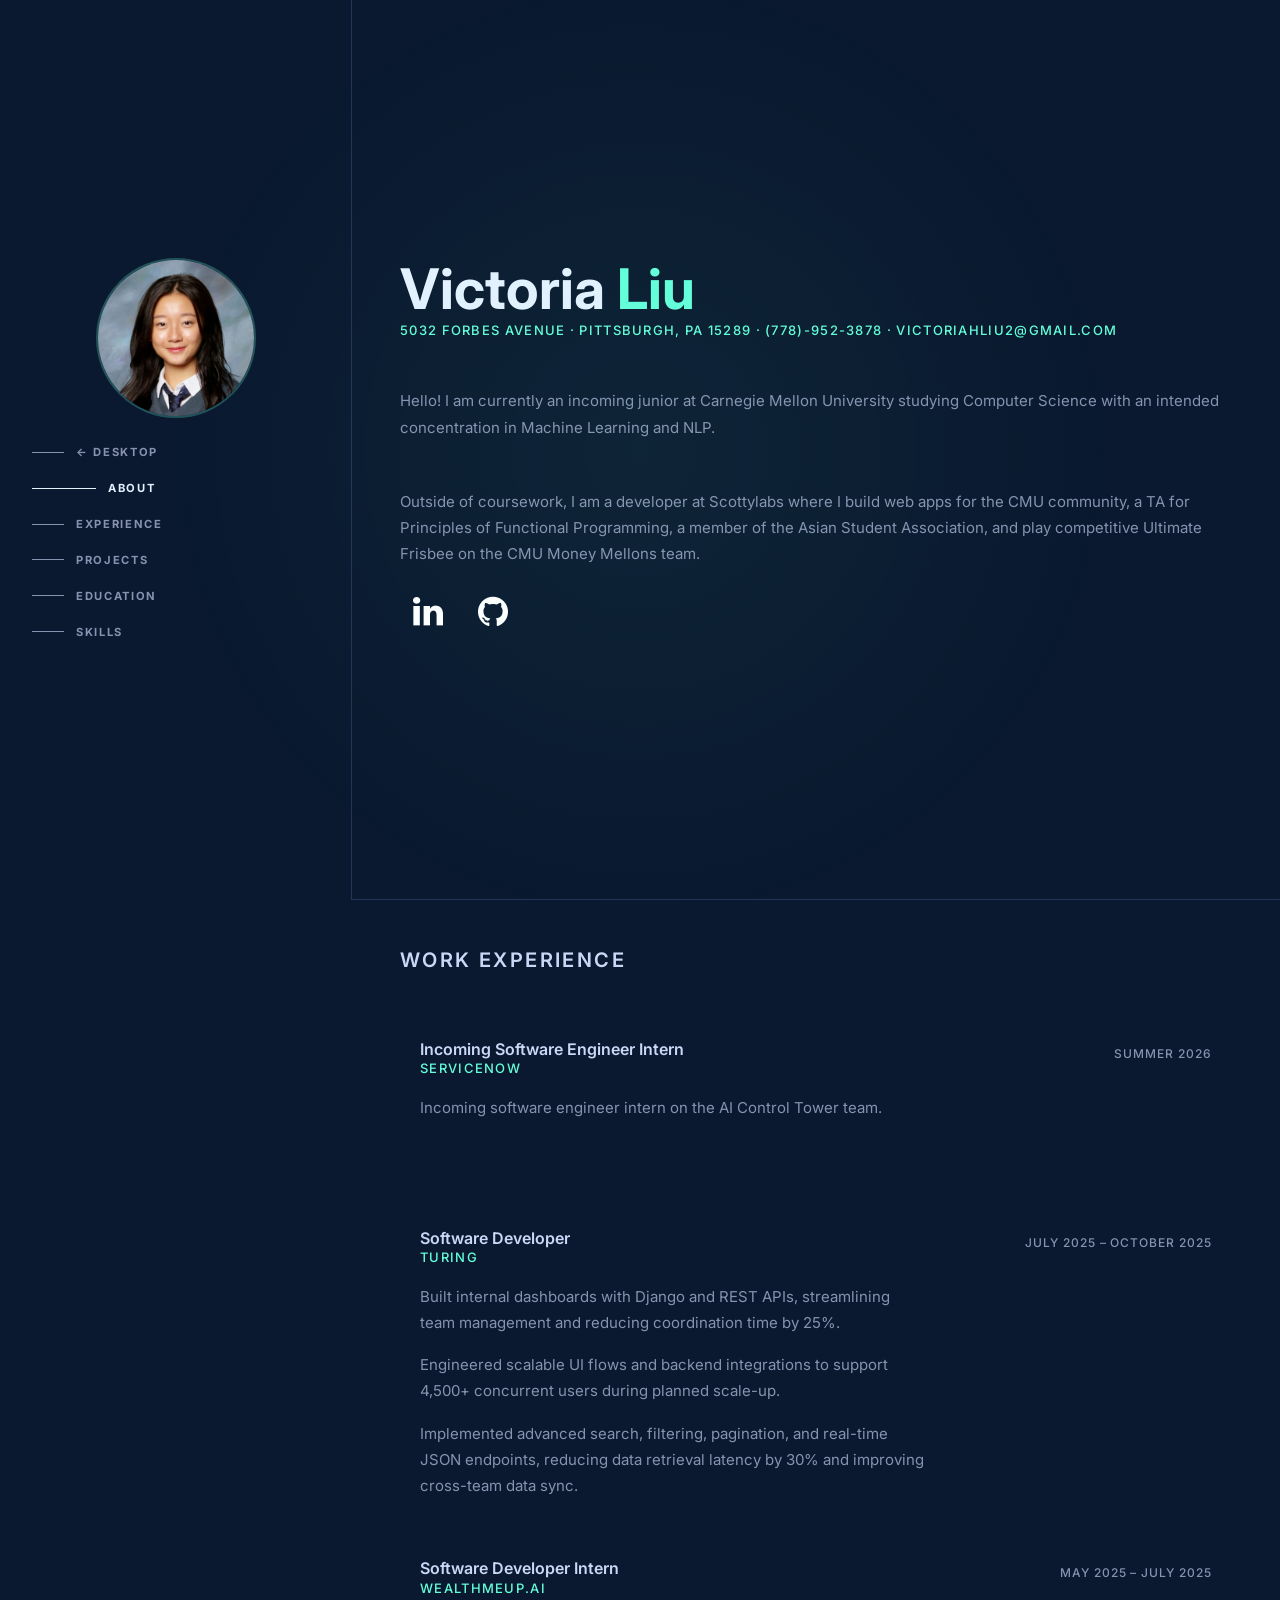
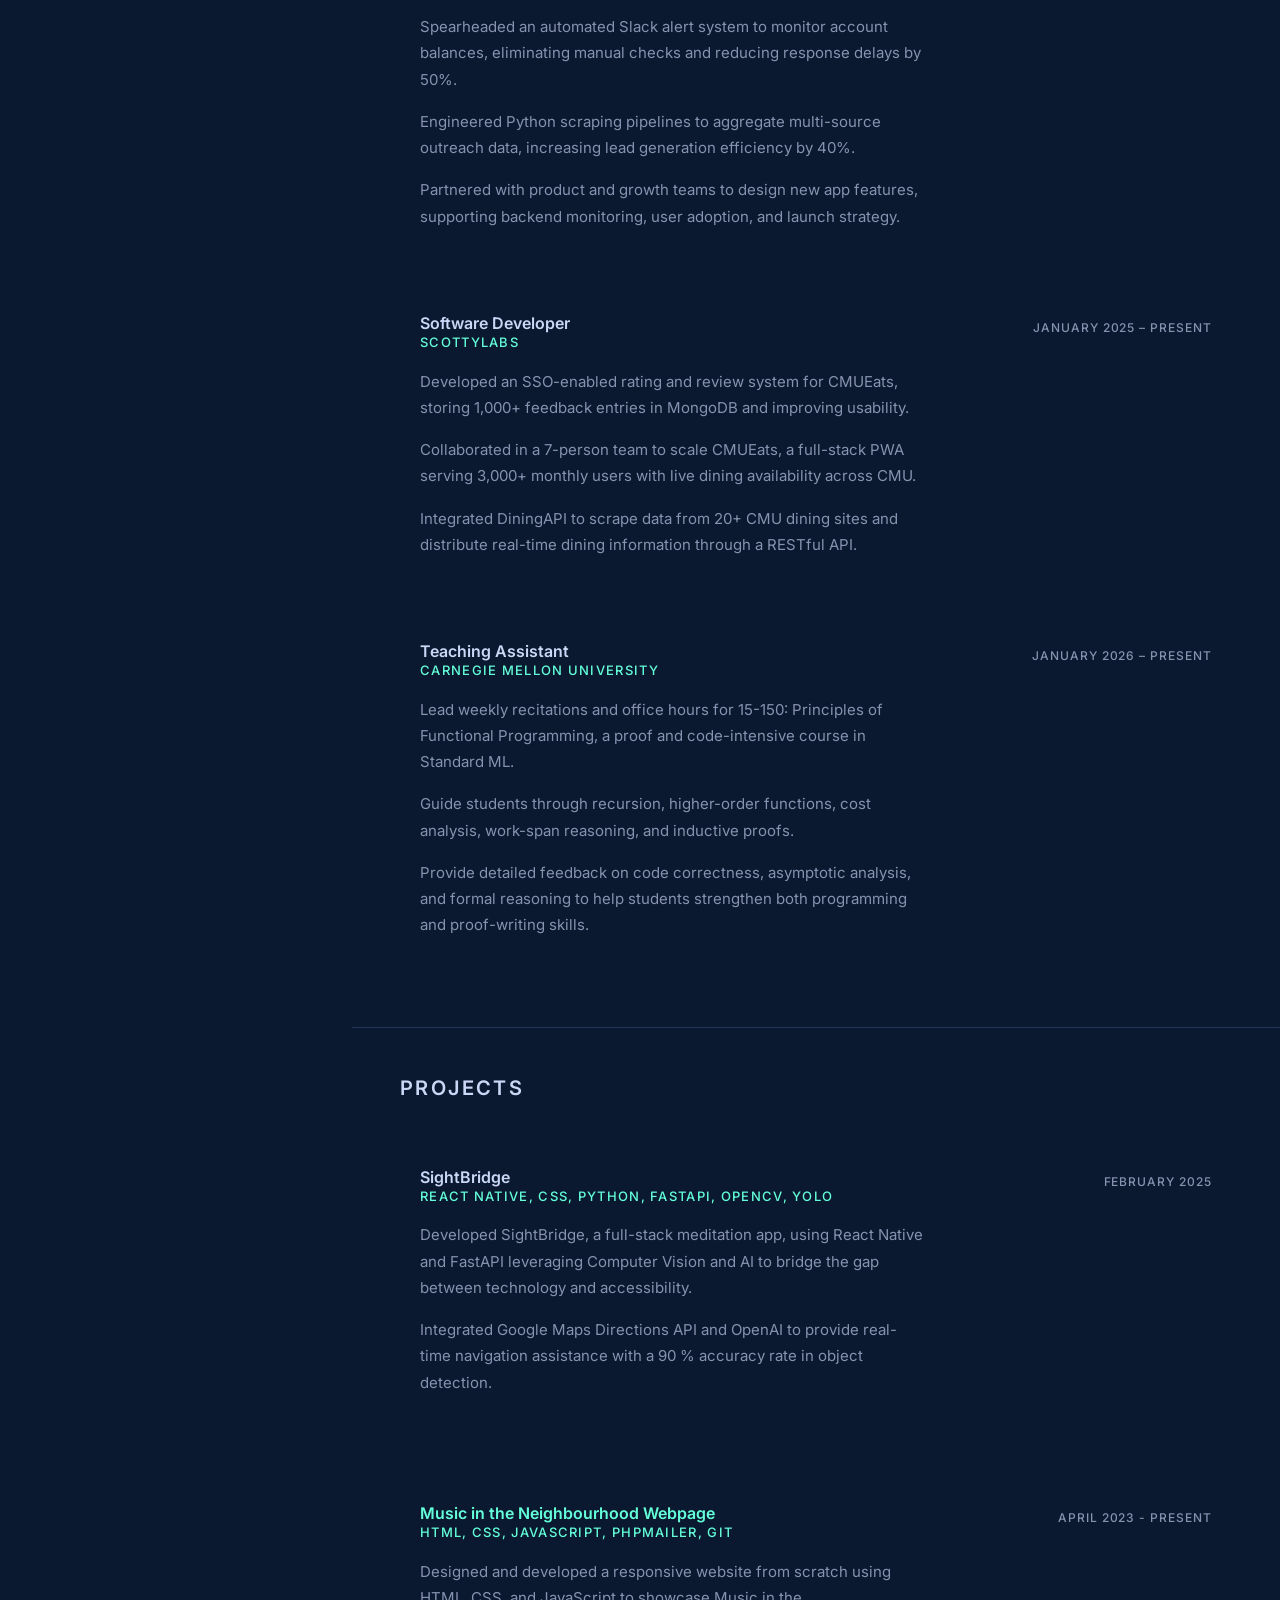
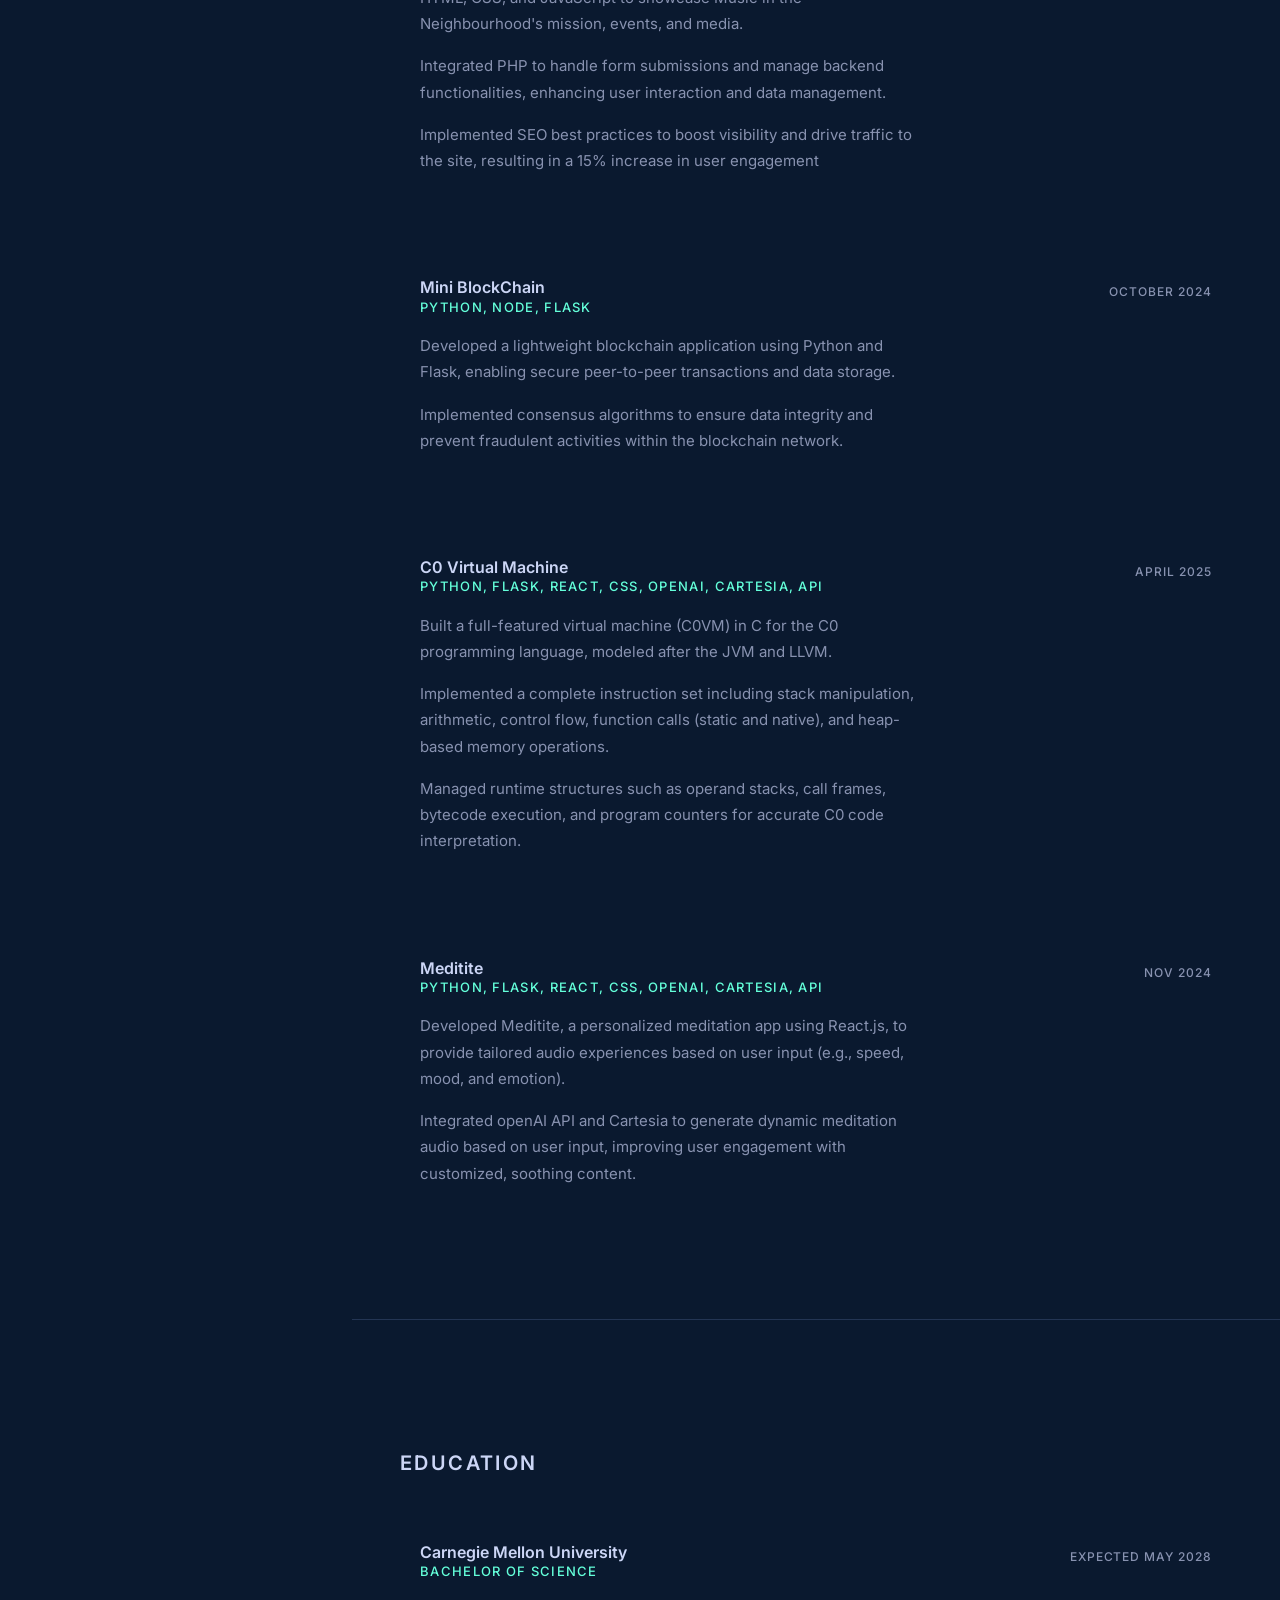
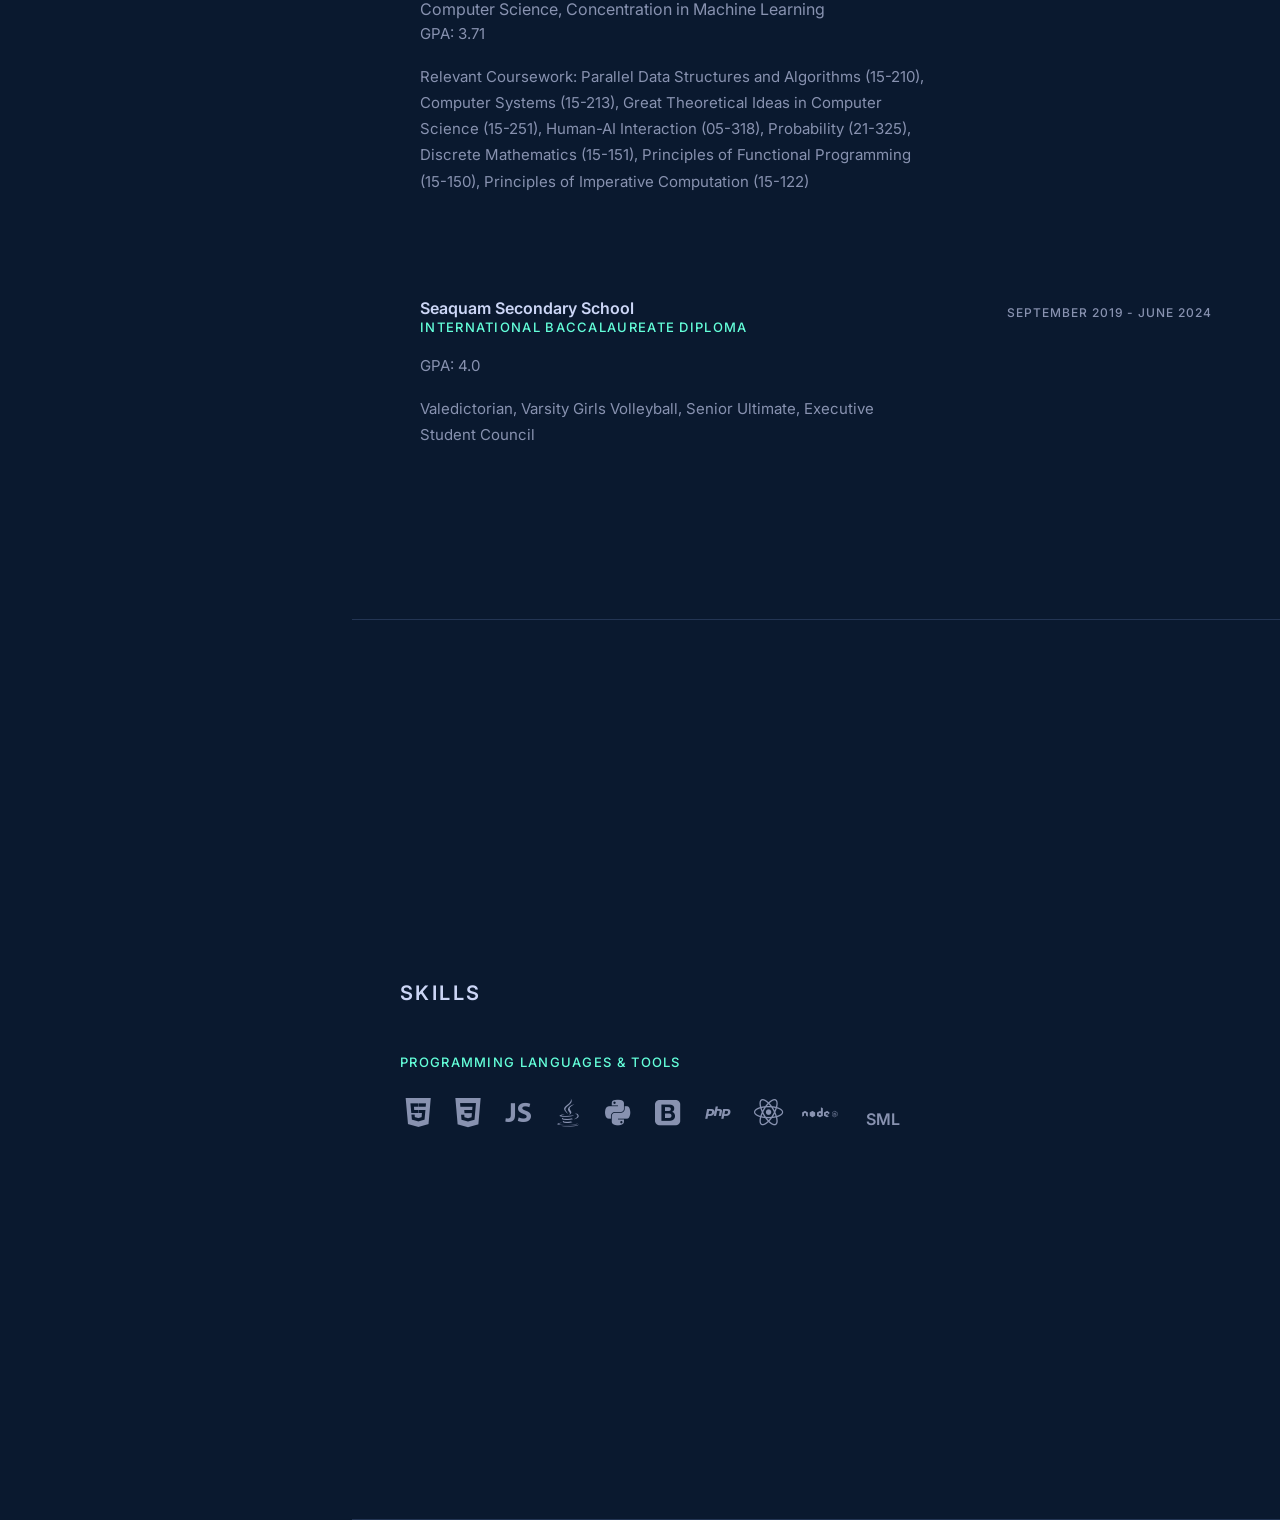
<file: resume.html>
<!DOCTYPE html>
<html lang="en">

  <head>

    <meta charset="utf-8">
    <meta name="viewport" content="width=device-width, initial-scale=1, shrink-to-fit=no">
    <meta name="description" content="">
    <meta name="author" content="">

    <title>Portfolio - Victoria Liu</title>


    <!-- Favicon Code-->
    <link rel="icon" type="image/png" href="/img/favicon-96x96.png" sizes="96x96" />
    <link rel="icon" type="image/svg+xml" href="/img/favicon.svg" />
    <link rel="shortcut icon" href="/img/favicon.ico" />
    <link rel="apple-touch-icon" sizes="180x180" href="/img/apple-touch-icon.png" />
    <link rel="manifest" href="/img/site.webmanifest" />


    <!-- Bootstrap core CSS -->
    <link href="vendor/bootstrap/css/bootstrap.min.css" rel="stylesheet">

    <!-- Custom fonts for this template -->
    <link href="https://fonts.googleapis.com/css?family=Saira+Extra+Condensed:100,200,300,400,500,600,700,800,900" rel="stylesheet">
    <link href="https://fonts.googleapis.com/css?family=Open+Sans:300,300i,400,400i,600,600i,700,700i,800,800i" rel="stylesheet">
    <link href="vendor/font-awesome/css/font-awesome.min.css" rel="stylesheet">
    <link href="vendor/devicons/css/devicons.min.css" rel="stylesheet">
    <link href="vendor/simple-line-icons/css/simple-line-icons.css" rel="stylesheet">

    <!-- Custom styles for this template -->
    <link href="css/resume.min.css" rel="stylesheet">

    <!-- Dark theme override -->
    <link href="css/custom.css" rel="stylesheet">

  </head>

  <body id="page-top">

    <nav class="navbar navbar-expand-lg navbar-dark bg-primary fixed-top" id="sideNav">
      <a class="navbar-brand js-scroll-trigger" href="#page-top">
        <span class="d-block d-lg-none">Victoria Liu</span>
        <span class="d-none d-lg-block">
          <img class="img-fluid img-profile rounded-circle mx-auto mb-2" src="img/profile.jpg" alt="">
        </span>
      </a>
      <button class="navbar-toggler" type="button" data-toggle="collapse" data-target="#navbarSupportedContent" aria-controls="navbarSupportedContent" aria-expanded="false" aria-label="Toggle navigation">
        <span class="navbar-toggler-icon"></span>
      </button>
      <div class="collapse navbar-collapse" id="navbarSupportedContent">
        <ul class="navbar-nav">
          <li class="nav-item">
            <a class="nav-link" href="index.html">← Desktop</a>
          </li>
          <li class="nav-item">
            <a class="nav-link js-scroll-trigger" href="#about">About</a>
          </li>
          <li class="nav-item">
            <a class="nav-link js-scroll-trigger" href="#experience">Experience</a>
          </li>
          <li class="nav-item">
            <a class="nav-link js-scroll-trigger" href="#projects">Projects</a>
          </li>
          <li class="nav-item">
            <a class="nav-link js-scroll-trigger" href="#education">Education</a>
          </li>
          <li class="nav-item">
            <a class="nav-link js-scroll-trigger" href="#skills">Skills</a>
          </li>
          <!-- <li class="nav-item">
            <a class="nav-link js-scroll-trigger" href="#interests">Interests</a>
          </li> -->
          <!-- <li class="nav-item">
            <a class="nav-link js-scroll-trigger" href="#awards">Awards</a>
          </li> -->
        </ul>
      </div>
    </nav>

    <div class="container-fluid p-0">

      <section class="resume-section p-3 p-lg-5 d-flex d-column" id="about">
        <div class="my-auto">
          <h1 class="mb-0">Victoria
            <span class="text-primary">Liu</span>
          </h1>
          <div class="subheading mb-5">5032 Forbes Avenue · Pittsburgh, PA 15289 · (778)-952-3878 ·
            <a href="mailto:name@email.com">victoriahliu2@gmail.com</a>
          </div>
          <p class="mb-5">Hello! I am currently an incoming junior at Carnegie Mellon University studying Computer Science with an intended concentration in Machine Learning and NLP. </p>
          <p>Outside of coursework, I am a developer at Scottylabs where I build web apps for the CMU community, a TA for Principles of Functional Programming, a member of the Asian Student Association, and play competitive Ultimate Frisbee on the CMU Money Mellons team.</p>
          <ul class="list-inline list-social-icons mb-0">
            <!-- <li class="list-inline-item">
              <a href="#">
                <span class="fa-stack fa-lg">
                  <i class="fa fa-circle fa-stack-2x"></i>
                  <i class="fa fa-facebook fa-stack-1x fa-inverse"></i>
                </span>
              </a>
            </li> -->
            <!-- <li class="list-inline-item">
              <a href="#">
                <span class="fa-stack fa-lg">
                  <i class="fa fa-circle fa-stack-2x"></i>
                  <i class="fa fa-twitter fa-stack-1x fa-inverse"></i>
                </span>
              </a>
            </li> -->
            <li class="list-inline-item">
              <a href="https://www.linkedin.com/in/victoria-liu-9a439a294/">
                <span class="fa-stack fa-lg">
                  <i class="fa fa-circle fa-stack-2x"></i>
                  <i class="fa fa-linkedin fa-stack-1x fa-inverse"></i>
                </span>
              </a>
            </li>
            <li class="list-inline-item">
              <a href="https://github.com/vliu12">
                <span class="fa-stack fa-lg">
                  <i class="fa fa-circle fa-stack-2x"></i>
                  <i class="fa fa-github fa-stack-1x fa-inverse"></i>
                </span>
              </a>
            </li>
          </ul>
        </div>
      </section>

      <section class="resume-section p-3 p-lg-5 d-flex flex-column" id="experience">
        <div class="my-auto">
          <h2 class="mb-5">Work Experience</h2>
      
          <div class="resume-item d-flex flex-column flex-md-row">
            <div class="resume-content mr-auto">
              <h3 class="mb-0">Incoming Software Engineer Intern</h3>
              <div class="subheading mb-3">ServiceNow</div>
              <p>Incoming software engineer intern on the AI Control Tower team.</p>
            </div>
            <div class="resume-date text-md-right">
              <span class="text-primary">Summer 2026</span>
            </div>
          </div>
          <br>

          <br>
      
          <div class="resume-item d-flex flex-column flex-md-row">
            <div class="resume-content mr-auto">
              <h3 class="mb-0">Software Developer</h3>
              <div class="subheading mb-3">Turing</div>
              <p>Built internal dashboards with Django and REST APIs, streamlining team management and reducing coordination time by 25%.</p>
              <p>Engineered scalable UI flows and backend integrations to support 4,500+ concurrent users during planned scale-up.</p>
              <p>Implemented advanced search, filtering, pagination, and real-time JSON endpoints, reducing data retrieval latency by 30% and improving cross-team data sync.</p>
            </div>
            <div class="resume-date text-md-right">
              <span class="text-primary">July 2025 – October 2025</span>
            </div>
          </div>

          <div class="resume-item d-flex flex-column flex-md-row">
            <div class="resume-content mr-auto">
              <h3 class="mb-0">Software Developer Intern</h3>
              <div class="subheading mb-3">Wealthmeup.ai</div>
              <p>Spearheaded an automated Slack alert system to monitor account balances, eliminating manual checks and reducing response delays by 50%.</p>
              <p>Engineered Python scraping pipelines to aggregate multi-source outreach data, increasing lead generation efficiency by 40%.</p>
              <p>Partnered with product and growth teams to design new app features, supporting backend monitoring, user adoption, and launch strategy.</p>
            </div>
            <div class="resume-date text-md-right">
              <span class="text-primary">May 2025 – July 2025</span>
            </div>
          </div>
          <br>
      
          <div class="resume-item d-flex flex-column flex-md-row">
            <div class="resume-content mr-auto">
              <h3 class="mb-0">Software Developer</h3>
              <div class="subheading mb-3">ScottyLabs</div>
              <p>Developed an SSO-enabled rating and review system for CMUEats, storing 1,000+ feedback entries in MongoDB and improving usability.</p>
              <p>Collaborated in a 7-person team to scale CMUEats, a full-stack PWA serving 3,000+ monthly users with live dining availability across CMU.</p>
              <p>Integrated DiningAPI to scrape data from 20+ CMU dining sites and distribute real-time dining information through a RESTful API.</p>
            </div>
            <div class="resume-date text-md-right">
              <span class="text-primary">January 2025 – Present</span>
            </div>
          </div>

          <br>

          <div class="resume-item d-flex flex-column flex-md-row">
            <div class="resume-content mr-auto">
              <h3 class="mb-0">Teaching Assistant</h3>
              <div class="subheading mb-3">Carnegie Mellon University</div>
              <p>Lead weekly recitations and office hours for 15-150: Principles of Functional Programming, a proof and code-intensive course in Standard ML.</p>
              <p>Guide students through recursion, higher-order functions, cost analysis, work-span reasoning, and inductive proofs.</p>
              <p>Provide detailed feedback on code correctness, asymptotic analysis, and formal reasoning to help students strengthen both programming and proof-writing skills.</p>
            </div>
            <div class="resume-date text-md-right">
              <span class="text-primary">January 2026 – Present</span>
            </div>
          </div>
      
        </div>
      </section>

      </section>

      <section class="resume-section p-3 p-lg-5 d-flex flex-column" id="projects">
        <div class="my-auto">
          <h2 class="mb-5">Projects</h2>

          <div class="resume-item d-flex flex-column flex-md-row">
            <div class="resume-content mr-auto">
              <h3 class="mb-0">SightBridge</h3>
              <div class="subheading mb-3">React Native, CSS, Python, FastAPI, OpenCV, YOLO</div>
              <p>Developed SightBridge, a full-stack meditation app, using React Native and FastAPI leveraging Computer
                Vision and AI to bridge the gap between technology and accessibility.</p>
              <p>Integrated Google Maps Directions API and OpenAI to provide real-time navigation assistance with a 90 %
                accuracy rate in object detection.
                </p>
            </div>
            <div class="resume-date text-md-right">
              <span class="text-primary">February 2025</span>
            </div>
          </div>
          <br>
          <br>

          <div class="resume-item d-flex flex-column flex-md-row mb-5">
            <div class="resume-content mr-auto">
              <h3 class="mb-0"><a href="https://musicintheneighbourhood.com/">Music in the Neighbourhood Webpage</a></h3>
              <div class="subheading mb-3">HTML, CSS, Javascript, PHPmailer, Git</div>
              <p>Designed and developed a responsive website from scratch using HTML, CSS, and JavaScript to showcase Music in the Neighbourhood's mission, events, and media.</p>
              <p>Integrated PHP to handle form submissions and manage backend functionalities, enhancing user interaction and data management.</p>
              <p>Implemented SEO best practices to boost visibility and drive traffic to the site, resulting in a 15% increase in user engagement</p>
            </div>
            <div class="resume-date text-md-right">
              <span class="text-primary">April 2023 - Present</span>
            </div>
          </div>

          <div class="resume-item d-flex flex-column flex-md-row mb-5">
            <div class="resume-content mr-auto">
              <h3 class="mb-0">Mini BlockChain</h3>
              <div class="subheading mb-3">Python, node, Flask</div>
              <p>Developed a lightweight blockchain application using Python and Flask, enabling secure peer-to-peer transactions and data storage.</p>
              <p>Implemented consensus algorithms to ensure data integrity and prevent fraudulent activities within the blockchain network.</p>
            </div>
            <div class="resume-date text-md-right">
              <span class="text-primary">October 2024</span>
            </div>
          </div>
          
          <div class="resume-item d-flex flex-column flex-md-row mb-5">
            <div class="resume-content mr-auto">
              <h3 class="mb-0">C0 Virtual Machine</h3>
              <div class="subheading mb-3">Python, Flask, React, CSS, OpenAI, Cartesia, API</div>
              <p>Built a full-featured virtual machine (C0VM) in C for the C0 programming language, modeled after the JVM and LLVM.</p>
              <p>Implemented a complete instruction set including stack manipulation, arithmetic, control flow, function calls (static and native), and heap-based memory operations.</p>
              <p>Managed runtime structures such as operand stacks, call frames, bytecode execution, and program counters for accurate C0 code interpretation.</p>
            </div>
            <div class="resume-date text-md-right">
              <span class="text-primary">April 2025</span>
            </div>
          </div>

          <div class="resume-item d-flex flex-column flex-md-row mb-5">
            <div class="resume-content mr-auto">
              <h3 class="mb-0">Meditite</h3>
              <div class="subheading mb-3">Python, Flask, React, CSS, OpenAI, Cartesia, API</div>
              <p>Developed Meditite, a personalized meditation app using React.js, to provide tailored audio experiences based on user input (e.g., speed, mood, and emotion).</p>
              <p>Integrated openAI API and Cartesia to generate dynamic meditation audio based on user input, improving user engagement with customized, soothing content.</p>
            </div>
            <div class="resume-date text-md-right">
              <span class="text-primary">Nov 2024</span>
            </div>
          </div>


        </div>

      </section>

      <!-- <section class="resume-section p-3 p-lg-5 d-flex flex-column" id="interests">
        <div class="my-auto">
          <h2 class="mb-5">Experience</h2>
          <p>Apart from being a web developer, I enjoy most of my time being outdoors. In the winter, I am an avid skiier and novice ice climber. During the warmer months here in Colorado, I enjoy mountain biking, free climbing, and kayaking.</p>
          <p class="mb-0">When forced indoors, I follow a number of sci-fi and fantasy genre movies and television shows, I am an aspiring chef, and I spend a large amount of my free time exploring the latest technolgy advancements in the front-end web development world.</p>
        </div>
      </section> -->


      <section class="resume-section p-3 p-lg-5 d-flex flex-column" id="education">
        <div class="my-auto">
          <h2 class="mb-5">Education</h2>

          <div class="resume-item d-flex flex-column flex-md-row mb-5">
            <div class="resume-content mr-auto">
              <h3 class="mb-0">Carnegie Mellon University</h3>
              <div class="subheading mb-3">Bachelor of Science</div>
              <div>Computer Science, Concentration in Machine Learning</div>
              <p>GPA: 3.71 </p>
              <p>Relevant Coursework: Parallel Data Structures and Algorithms (15-210), Computer Systems (15-213), Great Theoretical Ideas in Computer Science (15-251), Human-AI Interaction (05-318), Probability (21-325), Discrete Mathematics (15-151), Principles of Functional Programming (15-150), Principles of Imperative Computation (15-122) </p>
            </div>
            <div class="resume-date text-md-right">
              <span class="text-primary">Expected May 2028</span>
            </div>
          </div>

          <div class="resume-item d-flex flex-column flex-md-row">
            <div class="resume-content mr-auto">
              <h3 class="mb-0">Seaquam Secondary School</h3>
              <div class="subheading mb-3">International Baccalaureate Diploma</div>
              <p>GPA: 4.0</p>
              <p>Valedictorian, Varsity Girls Volleyball, Senior Ultimate, Executive Student Council</p>
            </div>
            <div class="resume-date text-md-right">
              <span class="text-primary">September 2019 - June 2024</span>
            </div>
          </div>

        </div>
      </section>

      <section class="resume-section p-3 p-lg-5 d-flex flex-column" id="skills">
        <div class="my-auto">
          <h2 class="mb-5">Skills</h2>

          <div class="subheading mb-3">Programming Languages &amp; Tools</div>
          <ul class="list-inline list-icons">
            <li class="list-inline-item">
              <i class="devicons devicons-html5"></i>
            </li>
            <li class="list-inline-item">
              <i class="devicons devicons-css3"></i>
            </li>
            <li class="list-inline-item">
              <i class="devicons devicons-javascript"></i>
            </li>
            </li>
            <li class="list-inline-item">
              <i class="devicons devicons-java"></i>
            </li>
            <li class="list-inline-item">
              <i class="devicons devicons-python"></i>
            </li>
            <li class="list-inline-item">
              <i class="devicons devicons-bootstrap"></i>
            </li>
            <li class="list-inline-item">
              <i class="devicons devicons-php"></i>
            </li>
            <li class="list-inline-item">
              <i class="devicons devicons-react"></i>
            </li>
            <li class="list-inline-item">
              <i class="devicons devicons-nodejs"></i>
            </li>
            <li class="list-inline-item">
              <i class="devicons devicons-c"></i>
            </li>
            <li class="list-inline-item skill-text-icon">
              SML
            </li>
          </ul>

          <!-- <div class="subheading mb-3">Workflow</div>
          <ul class="fa-ul mb-0">
            <li>
              <i class="fa-li fa fa-check"></i>
              Git Version Control</li>
            <li>
              <i class="fa-li fa fa-check"></i>
              Cross Browser Testing &amp; Debugging</li>
            <li>
              <i class="fa-li fa fa-check"></i>
              Cross Functional Teams</li>
            <li>
              <i class="fa-li fa fa-check"></i>
              Agile Development &amp; Scrum</li>
          </ul>
        </div> -->
      </section>

      <!-- <section class="resume-section p-3 p-lg-5 d-flex flex-column" id="awards">
        <div class="my-auto">
          <h2 class="mb-5">Awards &amp; Certifications</h2>
          <ul class="fa-ul mb-0">
            <li>
              <i class="fa-li fa fa-trophy text-warning"></i>
              BC Excellence Scholarship</li>
            <li>
            <li>
              <i class="fa-li fa fa-trophy text-warning"></i>
              RCM ARCT Piano Performer's Diploma</li>
            <li>
              <i class="fa-li fa fa-trophy text-warning"></i>
              Seaquam Secondary - Robin Pugsley Scholarship Recipient</li>
            <li>
              <i class="fa-li fa fa-trophy text-warning"></i>
              Swim For Life Aquatic Instructor Certification</li>
            <li>
              <i class="fa-li fa fa-trophy text-warning"></i>
              Lifesaving Society National Lifeguard - Pool Certification</li>
            <li>
              <i class="fa-li fa fa-trophy text-warning"></i>
              Red Cross Standard First Aid and CPR-C Certified</li>
            </ul>
        </div>
      </section> -->

    </div>

    <!-- Bootstrap core JavaScript -->
    <script src="vendor/jquery/jquery.min.js"></script>
    <script src="vendor/bootstrap/js/bootstrap.bundle.min.js"></script>

    <!-- Plugin JavaScript -->
    <script src="vendor/jquery-easing/jquery.easing.min.js"></script>

    <!-- Custom scripts for this template -->
    <script src="js/resume.min.js"></script>

    <!-- Cursor spotlight -->
    <script src="js/spotlight.js"></script>

  </body>

</html>
</file>
<file: vendor/simple-line-icons/css/simple-line-icons.css>
@font-face {
  font-family: 'simple-line-icons';
  src: url('../fonts/Simple-Line-Icons.eot?v=2.4.0');
  src: url('../fonts/Simple-Line-Icons.eot?v=2.4.0#iefix') format('embedded-opentype'), url('../fonts/Simple-Line-Icons.woff2?v=2.4.0') format('woff2'), url('../fonts/Simple-Line-Icons.ttf?v=2.4.0') format('truetype'), url('../fonts/Simple-Line-Icons.woff?v=2.4.0') format('woff'), url('../fonts/Simple-Line-Icons.svg?v=2.4.0#simple-line-icons') format('svg');
  font-weight: normal;
  font-style: normal;
}
/*
 Use the following CSS code if you want to have a class per icon.
 Instead of a list of all class selectors, you can use the generic [class*="icon-"] selector, but it's slower:
*/
.icon-user,
.icon-people,
.icon-user-female,
.icon-user-follow,
.icon-user-following,
.icon-user-unfollow,
.icon-login,
.icon-logout,
.icon-emotsmile,
.icon-phone,
.icon-call-end,
.icon-call-in,
.icon-call-out,
.icon-map,
.icon-location-pin,
.icon-direction,
.icon-directions,
.icon-compass,
.icon-layers,
.icon-menu,
.icon-list,
.icon-options-vertical,
.icon-options,
.icon-arrow-down,
.icon-arrow-left,
.icon-arrow-right,
.icon-arrow-up,
.icon-arrow-up-circle,
.icon-arrow-left-circle,
.icon-arrow-right-circle,
.icon-arrow-down-circle,
.icon-check,
.icon-clock,
.icon-plus,
.icon-minus,
.icon-close,
.icon-event,
.icon-exclamation,
.icon-organization,
.icon-trophy,
.icon-screen-smartphone,
.icon-screen-desktop,
.icon-plane,
.icon-notebook,
.icon-mustache,
.icon-mouse,
.icon-magnet,
.icon-energy,
.icon-disc,
.icon-cursor,
.icon-cursor-move,
.icon-crop,
.icon-chemistry,
.icon-speedometer,
.icon-shield,
.icon-screen-tablet,
.icon-magic-wand,
.icon-hourglass,
.icon-graduation,
.icon-ghost,
.icon-game-controller,
.icon-fire,
.icon-eyeglass,
.icon-envelope-open,
.icon-envelope-letter,
.icon-bell,
.icon-badge,
.icon-anchor,
.icon-wallet,
.icon-vector,
.icon-speech,
.icon-puzzle,
.icon-printer,
.icon-present,
.icon-playlist,
.icon-pin,
.icon-picture,
.icon-handbag,
.icon-globe-alt,
.icon-globe,
.icon-folder-alt,
.icon-folder,
.icon-film,
.icon-feed,
.icon-drop,
.icon-drawer,
.icon-docs,
.icon-doc,
.icon-diamond,
.icon-cup,
.icon-calculator,
.icon-bubbles,
.icon-briefcase,
.icon-book-open,
.icon-basket-loaded,
.icon-basket,
.icon-bag,
.icon-action-undo,
.icon-action-redo,
.icon-wrench,
.icon-umbrella,
.icon-trash,
.icon-tag,
.icon-support,
.icon-frame,
.icon-size-fullscreen,
.icon-size-actual,
.icon-shuffle,
.icon-share-alt,
.icon-share,
.icon-rocket,
.icon-question,
.icon-pie-chart,
.icon-pencil,
.icon-note,
.icon-loop,
.icon-home,
.icon-grid,
.icon-graph,
.icon-microphone,
.icon-music-tone-alt,
.icon-music-tone,
.icon-earphones-alt,
.icon-earphones,
.icon-equalizer,
.icon-like,
.icon-dislike,
.icon-control-start,
.icon-control-rewind,
.icon-control-play,
.icon-control-pause,
.icon-control-forward,
.icon-control-end,
.icon-volume-1,
.icon-volume-2,
.icon-volume-off,
.icon-calendar,
.icon-bulb,
.icon-chart,
.icon-ban,
.icon-bubble,
.icon-camrecorder,
.icon-camera,
.icon-cloud-download,
.icon-cloud-upload,
.icon-envelope,
.icon-eye,
.icon-flag,
.icon-heart,
.icon-info,
.icon-key,
.icon-link,
.icon-lock,
.icon-lock-open,
.icon-magnifier,
.icon-magnifier-add,
.icon-magnifier-remove,
.icon-paper-clip,
.icon-paper-plane,
.icon-power,
.icon-refresh,
.icon-reload,
.icon-settings,
.icon-star,
.icon-symbol-female,
.icon-symbol-male,
.icon-target,
.icon-credit-card,
.icon-paypal,
.icon-social-tumblr,
.icon-social-twitter,
.icon-social-facebook,
.icon-social-instagram,
.icon-social-linkedin,
.icon-social-pinterest,
.icon-social-github,
.icon-social-google,
.icon-social-reddit,
.icon-social-skype,
.icon-social-dribbble,
.icon-social-behance,
.icon-social-foursqare,
.icon-social-soundcloud,
.icon-social-spotify,
.icon-social-stumbleupon,
.icon-social-youtube,
.icon-social-dropbox,
.icon-social-vkontakte,
.icon-social-steam {
  font-family: 'simple-line-icons';
  speak: none;
  font-style: normal;
  font-weight: normal;
  font-variant: normal;
  text-transform: none;
  line-height: 1;
  /* Better Font Rendering =========== */
  -webkit-font-smoothing: antialiased;
  -moz-osx-font-smoothing: grayscale;
}
.icon-user:before {
  content: "\e005";
}
.icon-people:before {
  content: "\e001";
}
.icon-user-female:before {
  content: "\e000";
}
.icon-user-follow:before {
  content: "\e002";
}
.icon-user-following:before {
  content: "\e003";
}
.icon-user-unfollow:before {
  content: "\e004";
}
.icon-login:before {
  content: "\e066";
}
.icon-logout:before {
  content: "\e065";
}
.icon-emotsmile:before {
  content: "\e021";
}
.icon-phone:before {
  content: "\e600";
}
.icon-call-end:before {
  content: "\e048";
}
.icon-call-in:before {
  content: "\e047";
}
.icon-call-out:before {
  content: "\e046";
}
.icon-map:before {
  content: "\e033";
}
.icon-location-pin:before {
  content: "\e096";
}
.icon-direction:before {
  content: "\e042";
}
.icon-directions:before {
  content: "\e041";
}
.icon-compass:before {
  content: "\e045";
}
.icon-layers:before {
  content: "\e034";
}
.icon-menu:before {
  content: "\e601";
}
.icon-list:before {
  content: "\e067";
}
.icon-options-vertical:before {
  content: "\e602";
}
.icon-options:before {
  content: "\e603";
}
.icon-arrow-down:before {
  content: "\e604";
}
.icon-arrow-left:before {
  content: "\e605";
}
.icon-arrow-right:before {
  content: "\e606";
}
.icon-arrow-up:before {
  content: "\e607";
}
.icon-arrow-up-circle:before {
  content: "\e078";
}
.icon-arrow-left-circle:before {
  content: "\e07a";
}
.icon-arrow-right-circle:before {
  content: "\e079";
}
.icon-arrow-down-circle:before {
  content: "\e07b";
}
.icon-check:before {
  content: "\e080";
}
.icon-clock:before {
  content: "\e081";
}
.icon-plus:before {
  content: "\e095";
}
.icon-minus:before {
  content: "\e615";
}
.icon-close:before {
  content: "\e082";
}
.icon-event:before {
  content: "\e619";
}
.icon-exclamation:before {
  content: "\e617";
}
.icon-organization:before {
  content: "\e616";
}
.icon-trophy:before {
  content: "\e006";
}
.icon-screen-smartphone:before {
  content: "\e010";
}
.icon-screen-desktop:before {
  content: "\e011";
}
.icon-plane:before {
  content: "\e012";
}
.icon-notebook:before {
  content: "\e013";
}
.icon-mustache:before {
  content: "\e014";
}
.icon-mouse:before {
  content: "\e015";
}
.icon-magnet:before {
  content: "\e016";
}
.icon-energy:before {
  content: "\e020";
}
.icon-disc:before {
  content: "\e022";
}
.icon-cursor:before {
  content: "\e06e";
}
.icon-cursor-move:before {
  content: "\e023";
}
.icon-crop:before {
  content: "\e024";
}
.icon-chemistry:before {
  content: "\e026";
}
.icon-speedometer:before {
  content: "\e007";
}
.icon-shield:before {
  content: "\e00e";
}
.icon-screen-tablet:before {
  content: "\e00f";
}
.icon-magic-wand:before {
  content: "\e017";
}
.icon-hourglass:before {
  content: "\e018";
}
.icon-graduation:before {
  content: "\e019";
}
.icon-ghost:before {
  content: "\e01a";
}
.icon-game-controller:before {
  content: "\e01b";
}
.icon-fire:before {
  content: "\e01c";
}
.icon-eyeglass:before {
  content: "\e01d";
}
.icon-envelope-open:before {
  content: "\e01e";
}
.icon-envelope-letter:before {
  content: "\e01f";
}
.icon-bell:before {
  content: "\e027";
}
.icon-badge:before {
  content: "\e028";
}
.icon-anchor:before {
  content: "\e029";
}
.icon-wallet:before {
  content: "\e02a";
}
.icon-vector:before {
  content: "\e02b";
}
.icon-speech:before {
  content: "\e02c";
}
.icon-puzzle:before {
  content: "\e02d";
}
.icon-printer:before {
  content: "\e02e";
}
.icon-present:before {
  content: "\e02f";
}
.icon-playlist:before {
  content: "\e030";
}
.icon-pin:before {
  content: "\e031";
}
.icon-picture:before {
  content: "\e032";
}
.icon-handbag:before {
  content: "\e035";
}
.icon-globe-alt:before {
  content: "\e036";
}
.icon-globe:before {
  content: "\e037";
}
.icon-folder-alt:before {
  content: "\e039";
}
.icon-folder:before {
  content: "\e089";
}
.icon-film:before {
  content: "\e03a";
}
.icon-feed:before {
  content: "\e03b";
}
.icon-drop:before {
  content: "\e03e";
}
.icon-drawer:before {
  content: "\e03f";
}
.icon-docs:before {
  content: "\e040";
}
.icon-doc:before {
  content: "\e085";
}
.icon-diamond:before {
  content: "\e043";
}
.icon-cup:before {
  content: "\e044";
}
.icon-calculator:before {
  content: "\e049";
}
.icon-bubbles:before {
  content: "\e04a";
}
.icon-briefcase:before {
  content: "\e04b";
}
.icon-book-open:before {
  content: "\e04c";
}
.icon-basket-loaded:before {
  content: "\e04d";
}
.icon-basket:before {
  content: "\e04e";
}
.icon-bag:before {
  content: "\e04f";
}
.icon-action-undo:before {
  content: "\e050";
}
.icon-action-redo:before {
  content: "\e051";
}
.icon-wrench:before {
  content: "\e052";
}
.icon-umbrella:before {
  content: "\e053";
}
.icon-trash:before {
  content: "\e054";
}
.icon-tag:before {
  content: "\e055";
}
.icon-support:before {
  content: "\e056";
}
.icon-frame:before {
  content: "\e038";
}
.icon-size-fullscreen:before {
  content: "\e057";
}
.icon-size-actual:before {
  content: "\e058";
}
.icon-shuffle:before {
  content: "\e059";
}
.icon-share-alt:before {
  content: "\e05a";
}
.icon-share:before {
  content: "\e05b";
}
.icon-rocket:before {
  content: "\e05c";
}
.icon-question:before {
  content: "\e05d";
}
.icon-pie-chart:before {
  content: "\e05e";
}
.icon-pencil:before {
  content: "\e05f";
}
.icon-note:before {
  content: "\e060";
}
.icon-loop:before {
  content: "\e064";
}
.icon-home:before {
  content: "\e069";
}
.icon-grid:before {
  content: "\e06a";
}
.icon-graph:before {
  content: "\e06b";
}
.icon-microphone:before {
  content: "\e063";
}
.icon-music-tone-alt:before {
  content: "\e061";
}
.icon-music-tone:before {
  content: "\e062";
}
.icon-earphones-alt:before {
  content: "\e03c";
}
.icon-earphones:before {
  content: "\e03d";
}
.icon-equalizer:before {
  content: "\e06c";
}
.icon-like:before {
  content: "\e068";
}
.icon-dislike:before {
  content: "\e06d";
}
.icon-control-start:before {
  content: "\e06f";
}
.icon-control-rewind:before {
  content: "\e070";
}
.icon-control-play:before {
  content: "\e071";
}
.icon-control-pause:before {
  content: "\e072";
}
.icon-control-forward:before {
  content: "\e073";
}
.icon-control-end:before {
  content: "\e074";
}
.icon-volume-1:before {
  content: "\e09f";
}
.icon-volume-2:before {
  content: "\e0a0";
}
.icon-volume-off:before {
  content: "\e0a1";
}
.icon-calendar:before {
  content: "\e075";
}
.icon-bulb:before {
  content: "\e076";
}
.icon-chart:before {
  content: "\e077";
}
.icon-ban:before {
  content: "\e07c";
}
.icon-bubble:before {
  content: "\e07d";
}
.icon-camrecorder:before {
  content: "\e07e";
}
.icon-camera:before {
  content: "\e07f";
}
.icon-cloud-download:before {
  content: "\e083";
}
.icon-cloud-upload:before {
  content: "\e084";
}
.icon-envelope:before {
  content: "\e086";
}
.icon-eye:before {
  content: "\e087";
}
.icon-flag:before {
  content: "\e088";
}
.icon-heart:before {
  content: "\e08a";
}
.icon-info:before {
  content: "\e08b";
}
.icon-key:before {
  content: "\e08c";
}
.icon-link:before {
  content: "\e08d";
}
.icon-lock:before {
  content: "\e08e";
}
.icon-lock-open:before {
  content: "\e08f";
}
.icon-magnifier:before {
  content: "\e090";
}
.icon-magnifier-add:before {
  content: "\e091";
}
.icon-magnifier-remove:before {
  content: "\e092";
}
.icon-paper-clip:before {
  content: "\e093";
}
.icon-paper-plane:before {
  content: "\e094";
}
.icon-power:before {
  content: "\e097";
}
.icon-refresh:before {
  content: "\e098";
}
.icon-reload:before {
  content: "\e099";
}
.icon-settings:before {
  content: "\e09a";
}
.icon-star:before {
  content: "\e09b";
}
.icon-symbol-female:before {
  content: "\e09c";
}
.icon-symbol-male:before {
  content: "\e09d";
}
.icon-target:before {
  content: "\e09e";
}
.icon-credit-card:before {
  content: "\e025";
}
.icon-paypal:before {
  content: "\e608";
}
.icon-social-tumblr:before {
  content: "\e00a";
}
.icon-social-twitter:before {
  content: "\e009";
}
.icon-social-facebook:before {
  content: "\e00b";
}
.icon-social-instagram:before {
  content: "\e609";
}
.icon-social-linkedin:before {
  content: "\e60a";
}
.icon-social-pinterest:before {
  content: "\e60b";
}
.icon-social-github:before {
  content: "\e60c";
}
.icon-social-google:before {
  content: "\e60d";
}
.icon-social-reddit:before {
  content: "\e60e";
}
.icon-social-skype:before {
  content: "\e60f";
}
.icon-social-dribbble:before {
  content: "\e00d";
}
.icon-social-behance:before {
  content: "\e610";
}
.icon-social-foursqare:before {
  content: "\e611";
}
.icon-social-soundcloud:before {
  content: "\e612";
}
.icon-social-spotify:before {
  content: "\e613";
}
.icon-social-stumbleupon:before {
  content: "\e614";
}
.icon-social-youtube:before {
  content: "\e008";
}
.icon-social-dropbox:before {
  content: "\e00c";
}
.icon-social-vkontakte:before {
  content: "\e618";
}
.icon-social-steam:before {
  content: "\e620";
}
</file>
<file: css/custom.css>
/* =====================================================
   Custom Dark Theme — inspired by brittanychiang.com
   ===================================================== */

@import url('https://fonts.googleapis.com/css2?family=Inter:wght@300;400;500;600;700&display=swap');

/* ---- CSS custom properties ---- */
:root {
  --navy:            #0a192f;
  --light-navy:      #112240;
  --lightest-navy:   #233554;
  --teal:            #64ffda;
  --white:           #e6f1ff;
  --lightest-slate:  #ccd6f6;
  --light-slate:     #a8b2d8;
  --slate:           #8892b0;
  --mouse-x: 50%;
  --mouse-y: 50%;
}

/* ---- Spotlight ---- */
body::before {
  content: '';
  position: fixed;
  inset: 0;
  background: radial-gradient(
    600px circle at var(--mouse-x) var(--mouse-y),
    rgba(100, 255, 218, 0.05),
    transparent 80%
  );
  z-index: 9999;
  pointer-events: none;
}

/* ---- Base ---- */
body {
  font-family: 'Inter', sans-serif !important;
  background-color: var(--navy) !important;
  color: var(--slate) !important;
}

p {
  color: var(--slate);
  line-height: 1.75;
  font-size: 0.9375rem;
}

a {
  color: var(--teal);
  transition: color 0.2s ease;
}

a:hover {
  color: var(--teal);
  text-decoration: underline;
}

/* ---- Typography ---- */
h1,
h2,
h3,
h4,
h5,
h6 {
  font-family: 'Inter', sans-serif !important;
  color: var(--lightest-slate) !important;
  text-transform: none;
}

h1 {
  font-size: 3.5rem !important;
  line-height: 1.1 !important;
  font-weight: 700;
  color: var(--white) !important;
}

h1 span.text-primary {
  color: var(--teal) !important;
}

h2 {
  font-size: 1.25rem !important;
  font-weight: 600;
  letter-spacing: 0.12em;
  text-transform: uppercase;
  color: var(--lightest-slate) !important;
}

h3 {
  font-size: 1rem !important;
  font-weight: 600;
  color: var(--lightest-slate) !important;
}

.subheading {
  font-family: 'Inter', sans-serif !important;
  font-size: 0.8125rem !important;
  font-weight: 500;
  color: var(--teal) !important;
  text-transform: uppercase;
  letter-spacing: 0.1em;
}

.text-primary {
  color: var(--teal) !important;
}

/* ---- Sidebar ---- */
#sideNav {
  background-color: var(--navy) !important;
  border-right: 1px solid var(--lightest-navy);
  width: 22rem !important;
}

@media (min-width: 992px) {
  body {
    padding-left: 22rem !important;
  }
}

#sideNav .navbar-brand .img-profile {
  border: 2px solid rgba(100, 255, 218, 0.25) !important;
}

/* Nav links with growing-line indicator */
#sideNav .navbar-nav .nav-item .nav-link {
  font-family: 'Inter', sans-serif !important;
  font-size: 0.7rem !important;
  font-weight: 700;
  letter-spacing: 0.15em;
  text-transform: uppercase;
  color: var(--slate) !important;
  padding: 0.6rem 1rem !important;
  display: flex !important;
  align-items: center;
  gap: 0.75rem;
  transition: color 0.2s ease;
}

#sideNav .navbar-nav .nav-item .nav-link::before {
  content: '';
  display: block;
  width: 2rem;
  height: 1px;
  background-color: var(--slate);
  flex-shrink: 0;
  transition: width 0.25s ease, background-color 0.25s ease;
}

#sideNav .navbar-nav .nav-item .nav-link:hover {
  color: var(--white) !important;
}

#sideNav .navbar-nav .nav-item .nav-link:hover::before {
  width: 4rem;
  background-color: var(--white);
}

#sideNav .navbar-nav .nav-item .nav-link.active {
  color: var(--white) !important;
}

#sideNav .navbar-nav .nav-item .nav-link.active::before {
  width: 4rem;
  background-color: var(--white);
}

/* ---- Sections ---- */
section.resume-section {
  background-color: var(--navy) !important;
  border-bottom: 1px solid var(--lightest-navy) !important;
}

/* ---- Resume / experience cards ---- */
.resume-item {
  border-radius: 8px;
  padding: 1.25rem !important;
  margin-bottom: 0.25rem;
  transition: background-color 0.2s ease, box-shadow 0.2s ease;
}

.resume-item:hover {
  background-color: var(--light-navy) !important;
  box-shadow: inset 0 0 0 1px var(--lightest-navy);
}

.resume-date span,
.resume-date .text-primary {
  font-family: 'Inter', sans-serif;
  font-size: 0.75rem !important;
  font-weight: 500;
  color: var(--slate) !important;
  text-transform: uppercase;
  letter-spacing: 0.08em;
}

/* ---- Social icons ---- */
.list-social-icons a {
  color: var(--slate) !important;
  transition: color 0.2s ease, transform 0.2s ease;
  display: inline-block;
}

.list-social-icons a:hover {
  color: var(--teal) !important;
  transform: translateY(-3px);
  text-decoration: none;
}

.list-social-icons .fa-circle {
  display: none !important;
}

.list-social-icons .fa-stack {
  width: 2em;
  height: 2em;
  line-height: 2em;
}

.list-social-icons .fa-stack-1x {
  font-size: 1.25em;
  position: absolute;
  top: 50%;
  left: 50%;
  transform: translate(-50%, -50%);
}

/* ---- Skill icons ---- */
.list-icons {
  font-size: 2.25rem !important;
}

.list-icons .list-inline-item i {
  color: var(--slate) !important;
  transition: color 0.2s ease;
}

.list-icons .list-inline-item i:hover {
  color: var(--teal) !important;
}

/* ---- Skill text badge (for languages without a devicon) ---- */
.skill-text-icon {
  display: inline-flex;
  align-items: center;
  justify-content: center;
  font-family: 'Inter', sans-serif;
  font-size: 1rem;
  font-weight: 600;
  color: var(--slate);
  height: 2.25rem;
  transition: color 0.2s ease;
  vertical-align: middle;
}

.skill-text-icon:hover {
  color: var(--teal) !important;
}

/* ---- Awards ---- */
.fa-trophy {
  color: var(--teal) !important;
}

.fa-li {
  color: var(--teal) !important;
}

/* ---- Scrollbar ---- */
::-webkit-scrollbar {
  width: 6px;
}

::-webkit-scrollbar-track {
  background: var(--navy);
}

::-webkit-scrollbar-thumb {
  background: var(--lightest-navy);
  border-radius: 3px;
}

::-webkit-scrollbar-thumb:hover {
  background: var(--light-slate);
}
</file>
<file: vendor/devicons/css/devicons.min.css>
/*!
 *  Devicons 1.8.0 made by Theodore Vorillas / http://vorillaz.com 
 */
@font-face{font-family:devicons;src:url(../fonts/devicons.eot?xqxft6);src:url(../fonts/devicons.eot?#iefixxqxft6) format("embedded-opentype"),url(../fonts/devicons.woff?xqxft6) format("woff"),url(../fonts/devicons.ttf?xqxft6) format("truetype"),url(../fonts/devicons.svg?xqxft6#devicons) format("svg");font-weight:400;font-style:normal}.devicons{font-family:devicons;speak:none;font-style:normal;font-weight:400;font-variant:normal;text-transform:none;line-height:1;-webkit-font-smoothing:antialiased;-moz-osx-font-smoothing:grayscale}.devicons-git:before{content:"\e602"}.devicons-git_compare:before{content:"\e628"}.devicons-git_branch:before{content:"\e625"}.devicons-git_commit:before{content:"\e629"}.devicons-git_pull_request:before{content:"\e626"}.devicons-git_merge:before{content:"\e627"}.devicons-bitbucket:before{content:"\e603"}.devicons-github_alt:before{content:"\e608"}.devicons-github_badge:before{content:"\e609"}.devicons-github:before{content:"\e60a"}.devicons-github_full:before{content:"\e617"}.devicons-java:before{content:"\e638"}.devicons-ruby:before{content:"\e639"}.devicons-scala:before{content:"\e637"}.devicons-python:before{content:"\e63c"}.devicons-go:before{content:"\e624"}.devicons-ruby_on_rails:before{content:"\e63b"}.devicons-django:before{content:"\e61d"}.devicons-markdown:before{content:"\e63e"}.devicons-php:before{content:"\e63d"}.devicons-mysql:before{content:"\e604"}.devicons-streamline:before{content:"\e605"}.devicons-database:before{content:"\e606"}.devicons-laravel:before{content:"\e63f"}.devicons-javascript:before{content:"\e64e"}.devicons-angular:before{content:"\e653"}.devicons-backbone:before{content:"\e652"}.devicons-coffeescript:before{content:"\e651"}.devicons-jquery:before{content:"\e650"}.devicons-modernizr:before{content:"\e620"}.devicons-jquery_ui:before{content:"\e654"}.devicons-ember:before{content:"\e61b"}.devicons-dojo:before{content:"\e61c"}.devicons-nodejs:before{content:"\e619"}.devicons-nodejs_small:before{content:"\e618"}.devicons-javascript_shield:before{content:"\e64f"}.devicons-bootstrap:before{content:"\e647"}.devicons-sass:before{content:"\e64b"}.devicons-css3_full:before{content:"\e64a"}.devicons-css3:before{content:"\e649"}.devicons-html5:before{content:"\e636"}.devicons-html5_multimedia:before{content:"\e632"}.devicons-html5_device_access:before{content:"\e633"}.devicons-html5_3d_effects:before{content:"\e635"}.devicons-html5_connectivity:before{content:"\e634"}.devicons-ghost_small:before{content:"\e614"}.devicons-ghost:before{content:"\e61f"}.devicons-magento:before{content:"\e640"}.devicons-joomla:before{content:"\e641"}.devicons-jekyll_small:before{content:"\e60d"}.devicons-drupal:before{content:"\e642"}.devicons-wordpress:before{content:"\e60b"}.devicons-grunt:before{content:"\e64c"}.devicons-bower:before{content:"\e64d"}.devicons-npm:before{content:"\e61e"}.devicons-yahoo_small:before{content:"\e62b"}.devicons-yahoo:before{content:"\e615"}.devicons-bing_small:before{content:"\e600"}.devicons-windows:before{content:"\e60f"}.devicons-linux:before{content:"\e612"}.devicons-ubuntu:before{content:"\e63a"}.devicons-android:before{content:"\e60e"}.devicons-apple:before{content:"\e611"}.devicons-appstore:before{content:"\e613"}.devicons-phonegap:before{content:"\e630"}.devicons-blackberry:before{content:"\e623"}.devicons-stackoverflow:before{content:"\e610"}.devicons-techcrunch:before{content:"\e62c"}.devicons-codrops:before{content:"\e62f"}.devicons-css_tricks:before{content:"\e601"}.devicons-smashing_magazine:before{content:"\e62d"}.devicons-netmagazine:before{content:"\e62e"}.devicons-codepen:before{content:"\e616"}.devicons-cssdeck:before{content:"\e62a"}.devicons-hackernews:before{content:"\e61a"}.devicons-dropbox:before{content:"\e607"}.devicons-google_drive:before{content:"\e631"}.devicons-visualstudio:before{content:"\e60c"}.devicons-unity_small:before{content:"\e621"}.devicons-raspberry_pi:before{content:"\e622"}.devicons-chrome:before{content:"\e643"}.devicons-ie:before{content:"\e644"}.devicons-firefox:before{content:"\e645"}.devicons-opera:before{content:"\e646"}.devicons-safari:before{content:"\e648"}.devicons-swift:before{content:"\e655"}.devicons-symfony:before{content:"\e656"}.devicons-symfony_badge:before{content:"\e657"}.devicons-less:before{content:"\e658"}.devicons-stylus:before{content:"\e659"}.devicons-trello:before{content:"\e65a"}.devicons-atlassian:before{content:"\e65b"}.devicons-jira:before{content:"\e65c"}.devicons-envato:before{content:"\e65d"}.devicons-snap_svg:before{content:"\e65e"}.devicons-raphael:before{content:"\e65f"}.devicons-google_analytics:before{content:"\e660"}.devicons-compass:before{content:"\e661"}.devicons-onedrive:before{content:"\e662"}.devicons-gulp:before{content:"\e663"}.devicons-atom:before{content:"\e664"}.devicons-cisco:before{content:"\e665"}.devicons-nancy:before{content:"\e666"}.devicons-clojure:before{content:"\e668"}.devicons-clojure_alt:before{content:"\e66a"}.devicons-perl:before{content:"\e669"}.devicons-celluloid:before{content:"\e66b"}.devicons-w3c:before{content:"\e66c"}.devicons-redis:before{content:"\e66d"}.devicons-postgresql:before{content:"\e66e"}.devicons-webplatform:before{content:"\e66f"}.devicons-jenkins:before{content:"\e667"}.devicons-requirejs:before{content:"\e670"}.devicons-opensource:before{content:"\e671"}.devicons-typo3:before{content:"\e672"}.devicons-uikit:before{content:"\e673"}.devicons-doctrine:before{content:"\e674"}.devicons-groovy:before{content:"\e675"}.devicons-nginx:before{content:"\e676"}.devicons-haskell:before{content:"\e677"}.devicons-zend:before{content:"\e678"}.devicons-gnu:before{content:"\e679"}.devicons-yeoman:before{content:"\e67a"}.devicons-heroku:before{content:"\e67b"}.devicons-debian:before{content:"\e67d"}.devicons-travis:before{content:"\e67e"}.devicons-dotnet:before{content:"\e67f"}.devicons-codeigniter:before{content:"\e680"}.devicons-javascript_badge:before{content:"\e681"}.devicons-yii:before{content:"\e682"}.devicons-msql_server:before{content:"\e67c"}.devicons-composer:before{content:"\e683"}.devicons-krakenjs_badge:before{content:"\e684"}.devicons-krakenjs:before{content:"\e685"}.devicons-mozilla:before{content:"\e686"}.devicons-firebase:before{content:"\e687"}.devicons-sizzlejs:before{content:"\e688"}.devicons-creativecommons:before{content:"\e689"}.devicons-creativecommons_badge:before{content:"\e68a"}.devicons-mitlicence:before{content:"\e68b"}.devicons-senchatouch:before{content:"\e68c"}.devicons-bugsense:before{content:"\e68d"}.devicons-extjs:before{content:"\e68e"}.devicons-mootools_badge:before{content:"\e68f"}.devicons-mootools:before{content:"\e690"}.devicons-ruby_rough:before{content:"\e691"}.devicons-komodo:before{content:"\e692"}.devicons-coda:before{content:"\e693"}.devicons-bintray:before{content:"\e694"}.devicons-terminal:before{content:"\e695"}.devicons-code:before{content:"\e696"}.devicons-responsive:before{content:"\e697"}.devicons-dart:before{content:"\e698"}.devicons-aptana:before{content:"\e699"}.devicons-mailchimp:before{content:"\e69a"}.devicons-netbeans:before{content:"\e69b"}.devicons-dreamweaver:before{content:"\e69c"}.devicons-brackets:before{content:"\e69d"}.devicons-eclipse:before{content:"\e69e"}.devicons-cloud9:before{content:"\e69f"}.devicons-scrum:before{content:"\e6a0"}.devicons-prolog:before{content:"\e6a1"}.devicons-terminal_badge:before{content:"\e6a2"}.devicons-code_badge:before{content:"\e6a3"}.devicons-mongodb:before{content:"\e6a4"}.devicons-meteor:before{content:"\e6a5"}.devicons-meteorfull:before{content:"\e6a6"}.devicons-fsharp:before{content:"\e6a7"}.devicons-rust:before{content:"\e6a8"}.devicons-ionic:before{content:"\e6a9"}.devicons-sublime:before{content:"\e6aa"}.devicons-appcelerator:before{content:"\e6ab"}.devicons-asterisk:before{content:"\e6ac"}.devicons-aws:before{content:"\e6ad"}.devicons-digital-ocean:before{content:"\e6ae"}.devicons-dlang:before{content:"\e6af"}.devicons-docker:before{content:"\e6b0"}.devicons-erlang:before{content:"\e6b1"}.devicons-google-cloud-platform:before{content:"\e6b2"}.devicons-grails:before{content:"\e6b3"}.devicons-illustrator:before{content:"\e6b4"}.devicons-intellij:before{content:"\e6b5"}.devicons-materializecss:before{content:"\e6b6"}.devicons-openshift:before{content:"\e6b7"}.devicons-photoshop:before{content:"\e6b8"}.devicons-rackspace:before{content:"\e6b9"}.devicons-react:before{content:"\e6ba"}.devicons-redhat:before{content:"\e6bb"}.devicons-scriptcs:before{content:"\e6bc"}.devicons-sqllite:before{content:"\e6c4"}.devicons-vim:before{content:"\e6c5"}
</file>
<file: css/resume.min.css>
/*!
 * Start Bootstrap - Resume v4.0.0-beta.2 (https://startbootstrap.com/template-overviews/resume)
 * Copyright 2013-2017 Start Bootstrap
 * Licensed under MIT (https://github.com/BlackrockDigital/startbootstrap-resume/blob/master/LICENSE)
 */body{font-family:'Open Sans',serif;padding-top:54px;color:#868e96}@media (min-width:992px){body{padding-top:0;padding-left:17rem}}h1,h2,h3,h4,h5,h6{font-family:'Saira Extra Condensed',serif;font-weight:700;text-transform:uppercase;color:#343a40}h1{font-size:6rem;line-height:5.5rem}h2{font-size:3.5rem}.subheading{text-transform:uppercase;font-weight:500;font-family:'Saira Extra Condensed',serif;font-size:1.35rem}.list-social-icons a{color:#495057}.list-social-icons a:hover{color:#f08080}.list-social-icons a .fa-lg{font-size:1.75rem}.list-icons{font-size:3rem}.list-icons .list-inline-item i:hover{color:#f08080}#sideNav .navbar-nav .nav-item .nav-link{font-weight:600;text-transform:uppercase}@media (min-width:992px){#sideNav{text-align:center;position:fixed;top:0;left:0;display:flex;flex-direction:column;width:17rem;height:100vh}#sideNav .navbar-brand{display:flex;margin:auto auto 0;padding:.5rem}#sideNav .navbar-brand .img-profile{max-width:10rem;max-height:10rem;border:.5rem solid rgba(255,255,255,.2)}#sideNav .navbar-collapse{display:flex;align-items:flex-start;flex-grow:0;width:100%;margin-bottom:auto}#sideNav .navbar-collapse .navbar-nav{flex-direction:column;width:100%}#sideNav .navbar-collapse .navbar-nav .nav-item{display:block}#sideNav .navbar-collapse .navbar-nav .nav-item .nav-link{display:block}}section.resume-section{border-bottom:1px solid #dee2e6;padding-top:5rem!important;padding-bottom:5rem!important}section.resume-section .resume-item .resume-date{min-width:none}@media (min-width:768px){section.resume-section{min-height:100vh}section.resume-section .resume-item .resume-date{min-width:18rem}}@media (min-width:992px){section.resume-section{padding-top:3rem!important;padding-bottom:3rem!important}}.bg-primary{background-color:#f08080!important}.text-primary{color:#f08080!important}a{color:#f08080}a:active,a:focus,a:hover{color:#824027}
</file>
